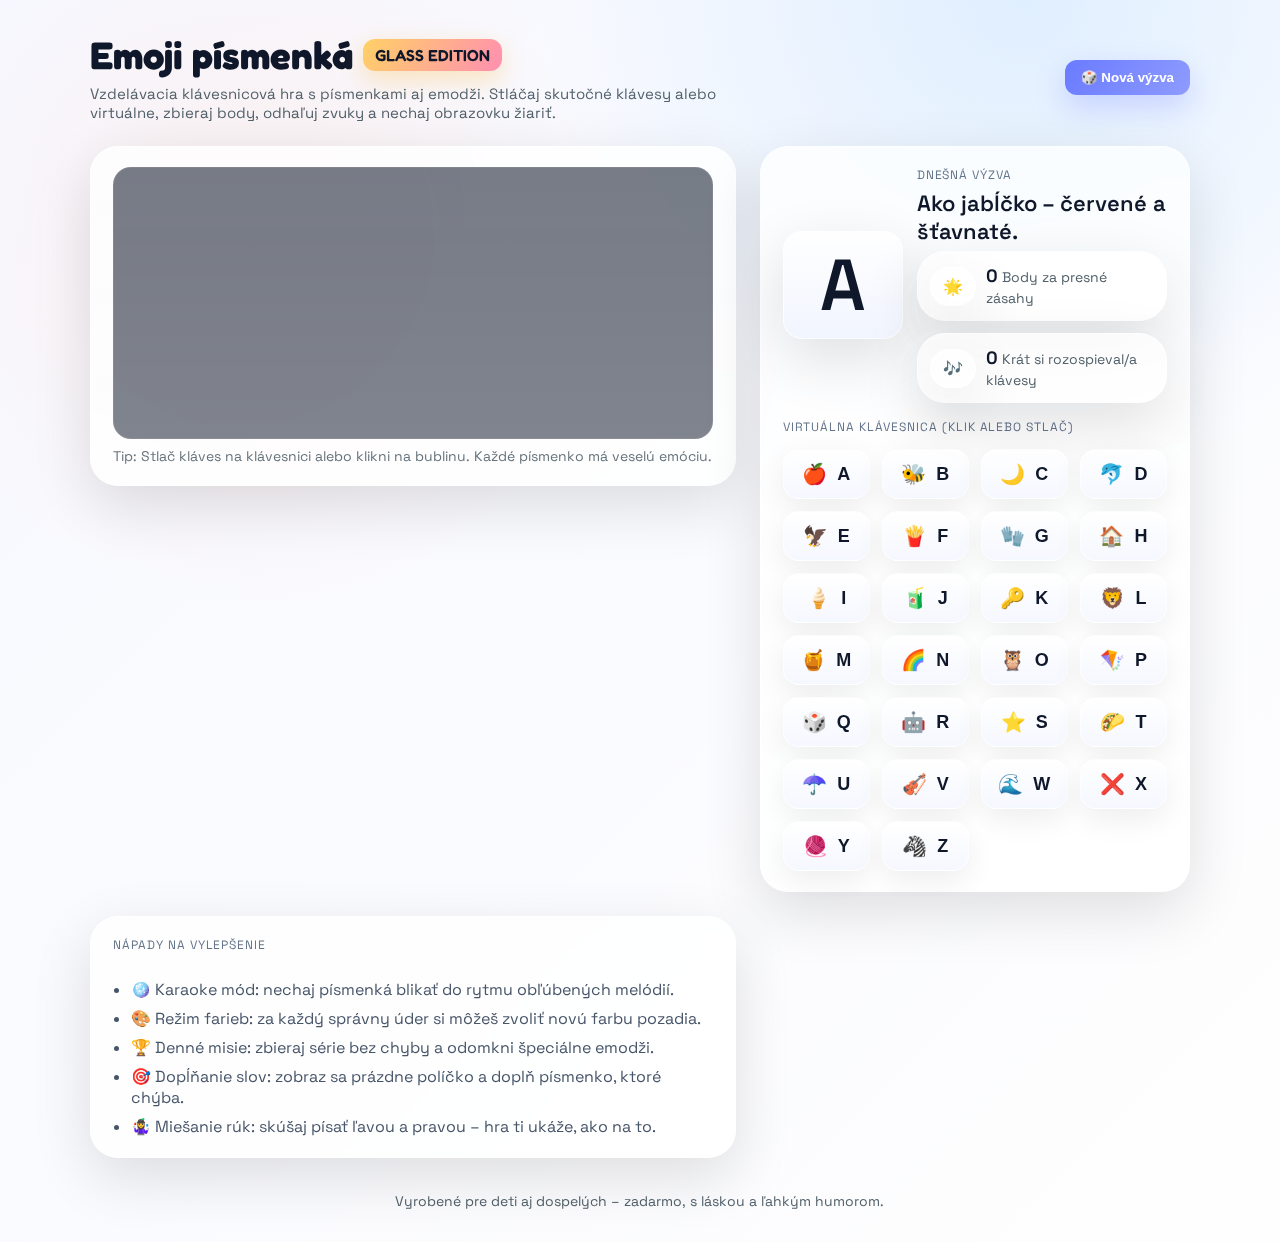
<file: index.html>
<!DOCTYPE html>
<html lang="sk">
<head>
  <meta charset="UTF-8">
  <meta name="viewport" content="width=device-width, initial-scale=1.0">
  <title>Emoji klávesnica na písmenká</title>
  <link rel="preconnect" href="https://fonts.googleapis.com">
  <link rel="preconnect" href="https://fonts.gstatic.com" crossorigin>
  <link href="https://fonts.googleapis.com/css2?family=Fredoka:wght@400;500;600&family=Space+Grotesk:wght@400;500;600&display=swap" rel="stylesheet">
  <style>
    :root {
      color-scheme: light;
      --glass: rgba(255, 255, 255, 0.78);
      --border: rgba(255, 255, 255, 0.6);
      --shadow: 0 20px 60px rgba(0, 0, 0, 0.12);
      --accent: #6a7bff;
      --accent-2: #ff8fb1;
      --bg: radial-gradient(circle at 20% 20%, rgba(255, 209, 194, 0.25), transparent 25%),
              radial-gradient(circle at 80% 0%, rgba(146, 204, 255, 0.25), transparent 30%),
              linear-gradient(135deg, #f7f8ff, #fefefe);
    }

    * { box-sizing: border-box; }

    body {
      margin: 0;
      font-family: 'Space Grotesk', system-ui, -apple-system, sans-serif;
      background: var(--bg);
      color: #0f172a;
      min-height: 100vh;
      display: flex;
      align-items: center;
      justify-content: center;
      padding: 32px;
    }

    .app {
      width: min(1100px, 95vw);
      display: grid;
      grid-template-columns: 3fr 2fr;
      gap: 24px;
      align-items: start;
    }

    .glass-card {
      background: var(--glass);
      border: 1px solid var(--border);
      border-radius: 28px;
      box-shadow: var(--shadow);
      backdrop-filter: blur(12px) saturate(150%);
      -webkit-backdrop-filter: blur(12px) saturate(150%);
      padding: 20px 22px;
    }

    header {
      grid-column: 1 / -1;
      display: flex;
      flex-wrap: wrap;
      gap: 14px;
      align-items: center;
      justify-content: space-between;
    }

    .title {
      display: flex;
      flex-direction: column;
      gap: 6px;
    }

    h1 {
      margin: 0;
      font-size: clamp(28px, 3vw, 40px);
      font-family: 'Fredoka', 'Space Grotesk', sans-serif;
      display: inline-flex;
      gap: 10px;
      align-items: center;
    }

    h1 span.badge {
      background: linear-gradient(120deg, #ffd166, #ff8fb1);
      color: #0f172a;
      padding: 6px 12px;
      border-radius: 12px;
      font-size: 16px;
      font-weight: 600;
      box-shadow: 0 8px 24px rgba(255, 166, 0, 0.25);
    }

    p.subtitle {
      margin: 0;
      color: #52616b;
      font-size: 15px;
      max-width: 640px;
    }

    .monitor {
      display: grid;
      grid-template-rows: 1fr auto;
      height: 340px;
      position: relative;
      overflow: hidden;
    }

    .monitor::after {
      content: '';
      position: absolute;
      inset: 0;
      background: linear-gradient(180deg, rgba(255,255,255,0.05), rgba(255,255,255,0.12));
      pointer-events: none;
    }

    .screen {
      border-radius: 18px;
      padding: 18px;
      background: rgba(15, 23, 42, 0.6);
      color: #e2e8f0;
      font-size: 18px;
      line-height: 1.5;
      display: flex;
      flex-wrap: wrap;
      align-content: flex-start;
      gap: 8px;
      box-shadow: inset 0 0 0 1px rgba(255,255,255,0.08);
    }

    .typed-chip {
      background: rgba(255, 255, 255, 0.08);
      padding: 6px 10px;
      border-radius: 10px;
      display: inline-flex;
      align-items: center;
      gap: 6px;
      border: 1px solid rgba(255, 255, 255, 0.1);
      animation: pop 280ms ease;
    }

    @keyframes pop {
      0% { transform: translateY(8px) scale(0.8); opacity: 0; }
      100% { transform: translateY(0) scale(1); opacity: 1; }
    }

    .big-letter {
      font-size: 72px;
      font-weight: 600;
      line-height: 1;
      text-align: center;
      color: #0f172a;
      background: linear-gradient(180deg, #ffffff, #f1f5ff);
      box-shadow: inset 0 0 0 1px rgba(255,255,255,0.7), var(--shadow);
      border-radius: 20px;
      padding: 18px 12px;
    }

    .challenge {
      display: grid;
      grid-template-columns: 120px 1fr;
      align-items: center;
      gap: 14px;
    }

    .challenge-info {
      display: flex;
      flex-direction: column;
      gap: 6px;
    }

    .challenge-label {
      text-transform: uppercase;
      font-size: 12px;
      letter-spacing: 0.08em;
      color: #64748b;
    }

    .challenge-target {
      font-size: 22px;
      font-weight: 600;
      display: flex;
      align-items: center;
      gap: 8px;
    }

    .pill {
      display: inline-flex;
      align-items: center;
      gap: 8px;
      background: rgba(255,255,255,0.7);
      padding: 8px 12px;
      border-radius: 999px;
      box-shadow: var(--shadow);
      border: 1px solid var(--border);
    }

    .keyboard {
      display: grid;
      grid-template-columns: repeat(auto-fit, minmax(70px, 1fr));
      gap: 12px;
      margin-top: 14px;
    }

    .key {
      position: relative;
      border: 1px solid rgba(255,255,255,0.6);
      background: linear-gradient(180deg, rgba(255,255,255,0.9), rgba(245, 247, 255, 0.9));
      padding: 12px 10px;
      border-radius: 16px;
      text-align: center;
      box-shadow: 0 10px 30px rgba(0, 0, 0, 0.07);
      transition: transform 120ms ease, box-shadow 120ms ease, border-color 120ms ease;
      cursor: pointer;
      display: flex;
      align-items: center;
      justify-content: center;
      gap: 10px;
      font-weight: 600;
      color: #0f172a;
      user-select: none;
    }

    .key span.emoji { font-size: 20px; }
    .key span.letter { font-size: 18px; }

    .key.active {
      transform: translateY(2px) scale(0.98);
      box-shadow: 0 6px 18px rgba(0, 0, 0, 0.08);
      border-color: var(--accent);
    }

    .key::after {
      content: '';
      position: absolute;
      inset: 0;
      border-radius: 16px;
      border: 1px solid rgba(255, 255, 255, 0.6);
      opacity: 0;
      transform: scale(0.9);
      transition: 180ms ease;
    }

    .key.active::after {
      opacity: 1;
      transform: scale(1);
      box-shadow: 0 0 0 4px rgba(106, 123, 255, 0.25);
    }

    .score-grid {
      display: grid;
      grid-template-columns: repeat(auto-fit, minmax(120px, 1fr));
      gap: 12px;
    }

    .score-card {
      display: flex;
      align-items: center;
      gap: 10px;
      padding: 12px;
    }

    .score-card strong { font-size: 18px; }
    .score-card span { color: #52616b; font-size: 14px; }

    .btn {
      border: none;
      background: linear-gradient(120deg, #6a7bff, #8e9bff);
      color: #fff;
      padding: 10px 16px;
      border-radius: 12px;
      font-weight: 600;
      cursor: pointer;
      box-shadow: 0 12px 30px rgba(106, 123, 255, 0.28);
      transition: transform 120ms ease, box-shadow 120ms ease;
    }

    .btn:hover { transform: translateY(-1px); }
    .btn:active { transform: translateY(2px); box-shadow: 0 8px 18px rgba(106, 123, 255, 0.24); }

    .tip-list { display: grid; gap: 8px; padding-left: 18px; margin: 10px 0 0; color: #475569; }

    .pulse {
      animation: pulse 1.2s ease;
    }

    @keyframes pulse {
      0% { box-shadow: 0 0 0 0 rgba(106, 123, 255, 0.35); }
      100% { box-shadow: 0 0 0 20px rgba(106, 123, 255, 0); }
    }

    .bubble {
      position: fixed;
      font-size: 26px;
      pointer-events: none;
      animation: float 1s ease-out forwards;
      filter: drop-shadow(0 10px 15px rgba(0,0,0,0.15));
    }

    @keyframes float {
      0% { transform: translateY(0) scale(0.6); opacity: 1; }
      100% { transform: translateY(-60px) scale(1.05); opacity: 0; }
    }

    @keyframes fade {
      0% { opacity: 0.9; }
      100% { opacity: 0; }
    }

    .layout-grid {
      display: grid;
      gap: 16px;
    }

    .microcopy { color: #52616b; font-size: 14px; margin-top: 8px; }

    footer {
      grid-column: 1 / -1;
      text-align: center;
      color: #52616b;
      font-size: 14px;
      margin-top: 10px;
    }

    @media (max-width: 960px) {
      .app { grid-template-columns: 1fr; }
      .monitor { height: auto; }
      .challenge { grid-template-columns: 1fr; }
    }
  </style>
</head>
<body>
  <div class="app">
    <header>
      <div class="title">
        <h1>Emoji písmenká <span class="badge">GLASS EDITION</span></h1>
        <p class="subtitle">Vzdelávacia klávesnicová hra s písmenkami aj emodži. Stláčaj skutočné klávesy alebo virtuálne, zbieraj body, odhaľuj zvuky a nechaj obrazovku žiariť.</p>
      </div>
      <button class="btn" id="shuffle">🎲 Nová výzva</button>
    </header>

    <section class="glass-card monitor">
      <div class="screen" id="screen" aria-live="polite" aria-label="Zoznam napísaných písmen"></div>
      <div class="microcopy">Tip: Stlač kláves na klávesnici alebo klikni na bublinu. Každé písmenko má veselú emóciu.</div>
    </section>

    <section class="glass-card layout-grid">
      <div class="challenge">
        <div class="big-letter" id="targetLetter" aria-live="polite">A</div>
        <div class="challenge-info">
          <div class="challenge-label">Dnešná výzva</div>
          <div class="challenge-target" id="challengeText">Zisti, čo sa stane, keď stlačíš písmenko A!</div>
          <div class="score-grid">
            <div class="glass-card score-card">
              <div class="pill">🌟</div>
              <div>
                <strong id="score">0</strong>
                <span>Body za presné zásahy</span>
              </div>
            </div>
            <div class="glass-card score-card">
              <div class="pill">🎶</div>
              <div>
                <strong id="melody">0</strong>
                <span>Krát si rozospieval/a klávesy</span>
              </div>
            </div>
          </div>
        </div>
      </div>

      <div>
        <div class="challenge-label">Virtuálna klávesnica (klik alebo stlač)</div>
        <div class="keyboard" id="keyboard"></div>
      </div>
    </section>

    <section class="glass-card layout-grid">
      <div class="challenge-label">Nápady na vylepšenie</div>
      <ul class="tip-list">
        <li>🪩 Karaoke mód: nechaj písmenká blikať do rytmu obľúbených melódií.</li>
        <li>🎨 Režim farieb: za každý správny úder si môžeš zvoliť novú farbu pozadia.</li>
        <li>🏆 Denné misie: zbieraj série bez chyby a odomkni špeciálne emodži.</li>
        <li>🎯 Dopĺňanie slov: zobraz sa prázdne políčko a doplň písmenko, ktoré chýba.</li>
        <li>🤹‍♀️ Miešanie rúk: skúšaj písať ľavou a pravou – hra ti ukáže, ako na to.</li>
      </ul>
    </section>

    <footer>Vyrobené pre deti aj dospelých – zadarmo, s láskou a ľahkým humorom.</footer>
  </div>

  <script>
    const letterSet = [
      { letter: 'A', emoji: '🍎', hint: 'Ako jabĺčko – červené a šťavnaté.' },
      { letter: 'B', emoji: '🐝', hint: 'Bzz! Písmeno B ako včielka bzučí.' },
      { letter: 'C', emoji: '🌙', hint: 'C ako mesiac, ktorý sa usmieva.' },
      { letter: 'D', emoji: '🐬', hint: 'D ako delfín, čo sa hrá vo vlnách.' },
      { letter: 'E', emoji: '🦅', hint: 'E ako orol, ktorý letí vysoko.' },
      { letter: 'F', emoji: '🍟', hint: 'F ako frietka, chrumkavá a veselá.' },
      { letter: 'G', emoji: '🧤', hint: 'G ako rukavica, ktorá ťa zahreje.' },
      { letter: 'H', emoji: '🏠', hint: 'H ako domček, kde je teplo.' },
      { letter: 'I', emoji: '🍦', hint: 'I ako zmrzlina, čo sa topí.' },
      { letter: 'J', emoji: '🧃', hint: 'J ako džús, čo má veselú slamku.' },
      { letter: 'K', emoji: '🔑', hint: 'K ako kľúčik, ktorý otvára fantáziu.' },
      { letter: 'L', emoji: '🦁', hint: 'L ako lev, kráľ smiechu.' },
      { letter: 'M', emoji: '🍯', hint: 'M ako medík pre Macka Uška.' },
      { letter: 'N', emoji: '🌈', hint: 'N ako nekonečná dúha.' },
      { letter: 'O', emoji: '🦉', hint: 'O ako sova, múdra ako ty.' },
      { letter: 'P', emoji: '🪁', hint: 'P ako papierový šarkan.' },
      { letter: 'Q', emoji: '🎲', hint: 'Q ako kocka s tajomným písmenom.' },
      { letter: 'R', emoji: '🤖', hint: 'R ako robot, čo tancuje.' },
      { letter: 'S', emoji: '⭐', hint: 'S ako hviezda, čo žiari.' },
      { letter: 'T', emoji: '🌮', hint: 'T ako taco – mňam!' },
      { letter: 'U', emoji: '☂️', hint: 'U ako dáždnik, čo rád spieva v daždi.' },
      { letter: 'V', emoji: '🎻', hint: 'V ako husle, nech znie melódia.' },
      { letter: 'W', emoji: '🌊', hint: 'W ako vlnka, ktorá šuští.' },
      { letter: 'X', emoji: '❌', hint: 'X ako krížik na poklade.' },
      { letter: 'Y', emoji: '🧶', hint: 'Y ako klbko, čo sa gúľa.' },
      { letter: 'Z', emoji: '🦓', hint: 'Z ako zebra s pruhmi.' }
    ];

    const keyboard = document.getElementById('keyboard');
    const screen = document.getElementById('screen');
    const shuffle = document.getElementById('shuffle');
    const targetLetter = document.getElementById('targetLetter');
    const challengeText = document.getElementById('challengeText');
    const scoreEl = document.getElementById('score');
    const melodyEl = document.getElementById('melody');

    let score = 0;
    let melody = 0;
    let currentTarget = letterSet[0];
    let audioCtx;

    function createKeys() {
      letterSet.forEach((item) => {
        const btn = document.createElement('button');
        btn.className = 'key';
        btn.dataset.letter = item.letter;
        btn.innerHTML = `<span class="emoji">${item.emoji}</span><span class="letter">${item.letter}</span>`;
        btn.addEventListener('click', () => handleInput(item.letter));
        keyboard.appendChild(btn);
      });
    }

    function setTarget(letterObj) {
      currentTarget = letterObj;
      targetLetter.textContent = letterObj.letter;
      challengeText.textContent = letterObj.hint;
      targetLetter.classList.add('pulse');
      setTimeout(() => targetLetter.classList.remove('pulse'), 400);
    }

    function getKeyButton(letter) {
      return keyboard.querySelector(`[data-letter="${letter}"]`);
    }

    function playTone(success) {
      if (!audioCtx) audioCtx = new (window.AudioContext || window.webkitAudioContext)();
      const duration = 0.2;
      const oscillator = audioCtx.createOscillator();
      const gain = audioCtx.createGain();
      oscillator.type = success ? 'triangle' : 'sawtooth';
      oscillator.frequency.setValueAtTime(success ? 680 : 340, audioCtx.currentTime);
      gain.gain.setValueAtTime(0.08, audioCtx.currentTime);
      gain.gain.exponentialRampToValueAtTime(0.0001, audioCtx.currentTime + duration);
      oscillator.connect(gain).connect(audioCtx.destination);
      oscillator.start();
      oscillator.stop(audioCtx.currentTime + duration);
    }

    function addBubble(letter, emoji, fromEl) {
      const rect = fromEl.getBoundingClientRect();
      const bubble = document.createElement('div');
      bubble.className = 'bubble';
      bubble.textContent = `${emoji} ${letter}`;
      const x = rect.left + rect.width / 2 + (Math.random() * 30 - 15);
      const y = rect.top + rect.height / 2;
      bubble.style.left = `${x}px`;
      bubble.style.top = `${y}px`;
      document.body.appendChild(bubble);
      bubble.addEventListener('animationend', () => bubble.remove());
    }

    function handleInput(letter) {
      const normalized = letter.toUpperCase();
      const match = letterSet.find((k) => k.letter === normalized);
      if (!match) return;

      const keyButton = getKeyButton(normalized);
      keyButton.classList.add('active');
      setTimeout(() => keyButton.classList.remove('active'), 120);

      const chip = document.createElement('div');
      chip.className = 'typed-chip';
      chip.innerHTML = `<span>${match.emoji}</span><strong>${match.letter}</strong>`;
      screen.prepend(chip);
      if (screen.children.length > 18) {
        screen.removeChild(screen.lastElementChild);
      }

      const isCorrect = match.letter === currentTarget.letter;
      playTone(isCorrect);
      addBubble(match.letter, match.emoji, keyButton);

      if (isCorrect) {
        score += 10;
        scoreEl.textContent = score;
        melody += 1;
        melodyEl.textContent = melody;
        randomSparkle();
        setTimeout(() => shuffleTarget(), 200);
      }
    }

    function shuffleTarget() {
      const pick = letterSet[Math.floor(Math.random() * letterSet.length)];
      setTarget(pick);
    }

    function randomSparkle() {
      const colors = ['#6a7bff', '#ff8fb1', '#ffd166', '#76e4f7'];
      const spark = document.createElement('div');
      spark.style.position = 'absolute';
      spark.style.inset = '0';
      spark.style.pointerEvents = 'none';
      spark.style.maskImage = 'radial-gradient(circle, #000 45%, transparent 60%)';
      spark.style.background = `radial-gradient(circle at ${Math.random()*100}% ${Math.random()*100}%, ${colors[Math.floor(Math.random()*colors.length)]}, transparent 40%)`;
      spark.style.opacity = '0.8';
      spark.style.animation = 'fade 600ms ease-out';
      spark.style.borderRadius = '20px';
      spark.style.zIndex = '0';
      const host = document.querySelector('.monitor');
      host.appendChild(spark);
      spark.addEventListener('animationend', () => spark.remove());
    }

    document.addEventListener('keydown', (event) => {
      if (event.repeat) return;
      const letter = event.key.toUpperCase();
      handleInput(letter);
    });

    shuffle.addEventListener('click', shuffleTarget);

    createKeys();
    setTarget(currentTarget);
  </script>
</body>
</html>
</file>
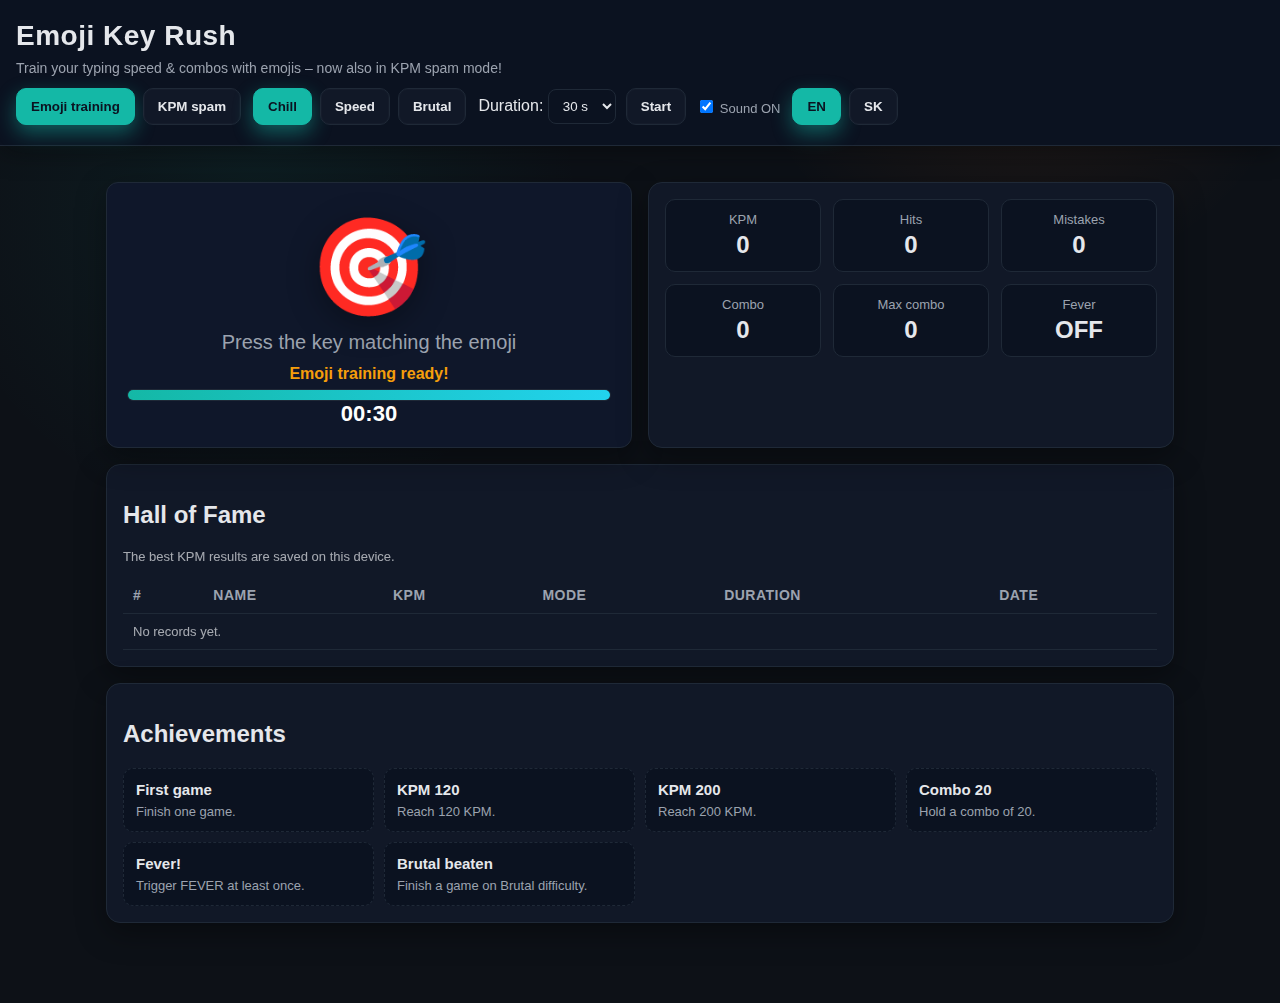
<file: emoji-key-rush.html>
<!DOCTYPE html>
<html lang="en">
<head>
  <meta charset="UTF-8">
  <meta name="viewport" content="width=device-width, initial-scale=1.0">
  <title>Emoji Key Rush</title>
  <style>
    :root {
      --bg: #0d1117;
      --panel: #111827;
      --accent: #14b8a6;
      --muted: #9ca3af;
      --danger: #ef4444;
      --warning: #f59e0b;
      --fever: #f97316;
    }
    * { box-sizing: border-box; }
    body {
      font-family: 'Segoe UI', Tahoma, Geneva, Verdana, sans-serif;
      margin: 0;
      padding: 0;
      background: radial-gradient(circle at 20% 20%, rgba(20,184,166,0.08), transparent 25%),
                  radial-gradient(circle at 80% 0%, rgba(249,115,22,0.1), transparent 20%),
                  var(--bg);
      color: #e5e7eb;
      min-height: 100vh;
    }
    header {
      background: #0b1220;
      padding: 20px 16px;
      border-bottom: 1px solid #1f2937;
      box-shadow: 0 6px 24px rgba(0,0,0,0.35);
      position: sticky;
      top: 0;
      z-index: 10;
    }
    h1 { margin: 0 0 8px; font-size: 28px; letter-spacing: 0.5px; }
    .subtitle { color: var(--muted); margin: 0; font-size: 14px; }
    main { max-width: 1100px; margin: 0 auto; padding: 20px 16px 80px; }
    .top-controls { display: flex; flex-wrap: wrap; gap: 12px; align-items: center; margin-top: 12px; }
    .btn, .difficulty-btn, .mode-btn {
      border: 1px solid #1f2937;
      background: #111827;
      color: #e5e7eb;
      border-radius: 10px;
      padding: 10px 14px;
      cursor: pointer;
      transition: all 0.15s ease;
      font-weight: 600;
      box-shadow: inset 0 0 0 1px rgba(255,255,255,0.02);
    }
    .btn:hover, .difficulty-btn:hover, .mode-btn:hover { border-color: var(--accent); color: #fff; }
    .difficulty-btn.active, .mode-btn.active { background: var(--accent); border-color: var(--accent); color: #0b1220; box-shadow: 0 8px 20px rgba(20,184,166,0.45); }
    .mode-switch, .difficulty-switch { display: flex; gap: 8px; flex-wrap: wrap; }
    .panel {
      background: var(--panel);
      border: 1px solid #1f2937;
      border-radius: 14px;
      padding: 16px;
      box-shadow: 0 10px 30px rgba(0,0,0,0.35);
      margin-top: 16px;
    }
    .game-area { display: grid; grid-template-columns: repeat(auto-fit, minmax(280px, 1fr)); gap: 16px; align-items: stretch; }
    .emoji-display { text-align: center; padding: 20px; border-radius: 12px; background: #0f172a; border: 1px solid #1f2937; }
    .emoji { font-size: 96px; margin: 8px 0; filter: drop-shadow(0 8px 16px rgba(0,0,0,0.35)); }
    .key-target { font-size: 20px; color: var(--muted); margin-top: 4px; min-height: 28px; }
    .log { min-height: 24px; color: var(--warning); margin-top: 6px; font-weight: 600; }
    .stats { display: grid; grid-template-columns: repeat(auto-fit,minmax(140px,1fr)); gap: 12px; }
    .stat-box { background: #0b1220; padding: 12px; border-radius: 10px; border: 1px solid #1f2937; text-align: center; }
    .stat-label { color: var(--muted); font-size: 13px; margin-bottom: 4px; }
    .stat-value { font-size: 24px; font-weight: 700; }
    .progress-container { height: 12px; background: #0b1220; border-radius: 8px; overflow: hidden; border: 1px solid #1f2937; }
    .progress { height: 100%; background: linear-gradient(90deg, var(--accent), #22d3ee); width: 100%; transition: width 0.5s ease; }
    .fever { background: linear-gradient(90deg, #f97316, #ef4444) !important; box-shadow: 0 0 12px rgba(249,115,22,0.6); }
    table { width: 100%; border-collapse: collapse; }
    th, td { padding: 10px; border-bottom: 1px solid #1f2937; text-align: left; font-size: 14px; }
    th { color: var(--muted); font-weight: 600; text-transform: uppercase; letter-spacing: 0.5px; }
    .achievements { display: grid; grid-template-columns: repeat(auto-fit,minmax(220px,1fr)); gap: 10px; }
    .achievement { background: #0b1220; padding: 12px; border-radius: 10px; border: 1px dashed #1f2937; }
    .achievement.unlocked { border-style: solid; border-color: var(--accent); box-shadow: 0 10px 24px rgba(20,184,166,0.25); }
    .achievement h4 { margin: 0 0 6px; font-size: 15px; }
    .small { color: var(--muted); font-size: 13px; }
    .timer { font-size: 22px; font-weight: 700; color: #fff; }
    .controls { display: flex; gap: 10px; flex-wrap: wrap; align-items: center; }
    select { background: #0b1220; color: #e5e7eb; border: 1px solid #1f2937; border-radius: 8px; padding: 8px 10px; }
    .fever-badge { display: inline-block; background: #f97316; color: #0b1220; padding: 4px 8px; border-radius: 10px; font-size: 12px; font-weight: 700; margin-left: 6px; }
    .muted-ghost { opacity: 0.7; font-size: 13px; }
    .pulse {
      animation: pulse-scale 0.22s ease-out;
    }
    @keyframes pulse-scale {
      0% { transform: scale(1); }
      40% { transform: scale(1.15); }
      100% { transform: scale(1); }
    }
    .shake {
      animation: shake 0.25s ease-in-out;
    }
    @keyframes shake {
      0% { transform: translateX(0); }
      25% { transform: translateX(-3px); }
      50% { transform: translateX(3px); }
      75% { transform: translateX(-2px); }
      100% { transform: translateX(0); }
    }
    .top-row {
      color: #fde68a;
      font-weight: 700;
    }
    @media (max-width: 640px) { .emoji { font-size: 72px; } }
  </style>
</head>
<body>
  <header>
    <h1>Emoji Key Rush</h1>
    <p class="subtitle" id="subtitle">Train your typing speed & combos with emojis – now also in KPM spam mode!</p>
    <div class="top-controls">
      <div class="mode-switch" aria-label="Game mode">
        <button class="mode-btn active" data-mode="emoji" id="btn-mode-emoji">Emoji training</button>
        <button class="mode-btn" data-mode="spam" id="btn-mode-spam">KPM spam</button>
      </div>
      <div class="difficulty-switch" aria-label="Difficulty">
        <button class="difficulty-btn active" data-diff="chill" id="btn-diff-chill">Chill</button>
        <button class="difficulty-btn" data-diff="rychlost" id="btn-diff-speed">Speed</button>
        <button class="difficulty-btn" data-diff="brutal" id="btn-diff-brutal">Brutal</button>
      </div>
      <div class="controls">
        <label id="label-duration">
          <span id="label-duration-text">Duration</span>:
          <select id="duration-select">
            <option value="30">30 s</option>
            <option value="60">60 s</option>
            <option value="90">90 s</option>
          </select>
        </label>
        <button id="start-btn" class="btn">Start</button>
        <label class="small">
          <input type="checkbox" id="sound-toggle" checked>
          <span id="sound-label-text">Sound ON</span>
        </label>
      </div>
      <div class="mode-switch" aria-label="Language">
        <button class="mode-btn lang-btn active" data-lang="en" id="btn-lang-en">EN</button>
        <button class="mode-btn lang-btn" data-lang="sk" id="btn-lang-sk">SK</button>
      </div>
    </div>
  </header>
  <main>
    <div class="game-area">
      <div class="panel emoji-display">
        <div class="emoji" id="emoji">🎯</div>
        <div class="key-target" id="key">Press the key matching the emoji</div>
        <div class="log" id="log">Ready?</div>
        <div class="progress-container" aria-label="Remaining time">
          <div class="progress" id="time-progress"></div>
        </div>
        <div class="timer" id="timer">00:30</div>
      </div>
      <div class="panel">
        <div class="stats">
          <div class="stat-box">
            <div class="stat-label" id="label-kpm">KPM</div>
            <div class="stat-value" id="kpm">0</div>
          </div>
          <div class="stat-box">
            <div class="stat-label" id="label-hits">Hits</div>
            <div class="stat-value" id="hits">0</div>
          </div>
          <div class="stat-box">
            <div class="stat-label" id="label-mistakes">Mistakes</div>
            <div class="stat-value" id="mistakes">0</div>
          </div>
          <div class="stat-box">
            <div class="stat-label" id="label-combo">Combo</div>
            <div class="stat-value" id="combo">0</div>
          </div>
          <div class="stat-box">
            <div class="stat-label" id="label-max-combo">Max combo</div>
            <div class="stat-value" id="max-combo">0</div>
          </div>
          <div class="stat-box">
            <div class="stat-label" id="label-fever">Fever</div>
            <div class="stat-value"><span id="fever-status" class="fever-indicator">OFF</span></div>
          </div>
        </div>
      </div>
    </div>

    <div class="panel">
      <h2 id="hall-title">Hall of Fame</h2>
      <p class="muted-ghost" id="hall-desc">The best KPM results are saved on this device.</p>
      <table>
        <thead>
          <tr>
            <th>#</th>
            <th id="th-name">Name</th>
            <th>KPM</th>
            <th id="th-mode">Mode</th>
            <th id="th-duration">Duration</th>
            <th id="th-date">Date</th>
          </tr>
        </thead>
        <tbody id="hall-body"></tbody>
      </table>
    </div>

    <div class="panel">
      <h2 id="ach-title">Achievements</h2>
      <div class="achievements" id="achievements"></div>
    </div>
  </main>

  <script>
    const EMOJI_KEYS = [
      { emoji: '🐶', key: 'd', hint: { en: 'dog', sk: 'pes' } },
      { emoji: '🐱', key: 'c', hint: { en: 'cat', sk: 'mačka' } },
      { emoji: '🚗', key: 'a', hint: { en: 'car', sk: 'auto' } },
      { emoji: '🚲', key: 'b', hint: { en: 'bike', sk: 'bicykel' } },
      { emoji: '🍕', key: 'p', hint: { en: 'pizza', sk: 'pizza' } },
      { emoji: '🍔', key: 'h', hint: { en: 'burger', sk: 'hamburger' } },
      { emoji: '🌞', key: 's', hint: { en: 'sun', sk: 'slnko' } },
      { emoji: '🌧️', key: 'r', hint: { en: 'rain', sk: 'dážď' } },
      { emoji: '🎵', key: 'm', hint: { en: 'music', sk: 'hudba' } },
      { emoji: '🎮', key: 'g', hint: { en: 'game', sk: 'hra' } },
      { emoji: '📚', key: 'k', hint: { en: 'book', sk: 'kniha' } },
      { emoji: '✈️', key: 'l', hint: { en: 'flight', sk: 'let' } },
      { emoji: '⚽', key: 'f', hint: { en: 'football', sk: 'futbal' } },
      { emoji: '🥕', key: 'v', hint: { en: 'veggies', sk: 'zelenina' } },
      { emoji: '🍎', key: 'j', hint: { en: 'apple', sk: 'jabĺčko' } },
      { emoji: '🎯', key: 't', hint: { en: 'target', sk: 'cieľ' } },
      { emoji: '🎻', key: 'v', hint: { en: 'violin', sk: 'husle' } },
      { emoji: '🧊', key: 'i', hint: { en: 'ice', sk: 'ľad' } },
      { emoji: '🔥', key: 'h', hint: { en: 'hot', sk: 'horúco' } },
      { emoji: '🌈', key: 'n', hint: { en: 'rainbow', sk: 'dúha' } }
    ];

    const difficulties = {
      chill:   { label: { en: 'Chill',   sk: 'Chill' },      targetChangeMs: 2200 },
      rychlost:{ label: { en: 'Speed',   sk: 'Rýchlosť' },   targetChangeMs: 1500 },
      brutal:  { label: { en: 'Brutal',  sk: 'Brutál' },     targetChangeMs: 950 }
    };

    const emojiEl = document.getElementById('emoji');
    const keyEl = document.getElementById('key');
    const logEl = document.getElementById('log');
    const hitsEl = document.getElementById('hits');
    const mistakesEl = document.getElementById('mistakes');
    const comboEl = document.getElementById('combo');
    const maxComboEl = document.getElementById('max-combo');
    const kpmEl = document.getElementById('kpm');
    const feverEl = document.getElementById('fever-status');
    const timerEl = document.getElementById('timer');
    const timeProgress = document.getElementById('time-progress');
    const hallBody = document.getElementById('hall-body');
    const achievementsEl = document.getElementById('achievements');
    const soundToggle = document.getElementById('sound-toggle');
    const subtitleEl = document.getElementById('subtitle');
    const labelDurationTextEl = document.getElementById('label-duration-text');
    const soundLabelTextEl = document.getElementById('sound-label-text');
    const btnModeEmoji = document.getElementById('btn-mode-emoji');
    const btnModeSpam = document.getElementById('btn-mode-spam');
    const btnDiffChill = document.getElementById('btn-diff-chill');
    const btnDiffSpeed = document.getElementById('btn-diff-speed');
    const btnDiffBrutal = document.getElementById('btn-diff-brutal');
    const hallTitleEl = document.getElementById('hall-title');
    const hallDescEl = document.getElementById('hall-desc');
    const thNameEl = document.getElementById('th-name');
    const thModeEl = document.getElementById('th-mode');
    const thDurationEl = document.getElementById('th-duration');
    const thDateEl = document.getElementById('th-date');
    const achTitleEl = document.getElementById('ach-title');
    const labelKpmEl = document.getElementById('label-kpm');
    const labelHitsEl = document.getElementById('label-hits');
    const labelMistakesEl = document.getElementById('label-mistakes');
    const labelComboEl = document.getElementById('label-combo');
    const labelMaxComboEl = document.getElementById('label-max-combo');
    const labelFeverEl = document.getElementById('label-fever');

    const i18n = {
      en: {
        subtitle: "Train your typing speed & combos with emojis – now also in KPM spam mode!",
        labelDuration: "Duration",
        soundLabel: "Sound ON",
        modeEmoji: "Emoji training",
        modeSpam: "KPM spam",
        diffChill: "Chill",
        diffSpeed: "Speed",
        diffBrutal: "Brutal",
        keyHintEmoji: "Press the key matching the emoji",
        logReady: "Ready?",
        logGameRunning: "Game in progress!",
        logSpamModeReady: "Spam mode ready.",
        logSpamHint: "Spam A–Z letters as fast as you can!",
        logEmojiModeReady: "Emoji training ready!",
        logTipPrefix: "Hint: ",
        logComboBreak: "Combo broken!",
        logCombo: "Combo {combo}!",
        hallTitle: "Hall of Fame",
        hallDesc: "The best KPM results are saved on this device.",
        thName: "Name",
        thMode: "Mode",
        thDuration: "Duration",
        thDate: "Date",
        hallEmpty: "No records yet.",
        achievementsTitle: "Achievements",
        achFirstTitle: "First game",
        achFirstDesc: "Finish one game.",
        achKpm120Title: "KPM 120",
        achKpm120Desc: "Reach 120 KPM.",
        achKpm200Title: "KPM 200",
        achKpm200Desc: "Reach 200 KPM.",
        achComboTitle: "Combo 20",
        achComboDesc: "Hold a combo of 20.",
        achFeverTitle: "Fever!",
        achFeverDesc: "Trigger FEVER at least once.",
        achBrutalTitle: "Brutal beaten",
        achBrutalDesc: "Finish a game on Brutal difficulty.",
        achDoneBadge: "completed",
        kpmEval1: "🙂 Nice warm-up!",
        kpmEval2: "😎 Great speed!",
        kpmEval3: "⚡ Almost a rocket!",
        kpmEval4: "🔥🤯 Legendary finger ninja!",
        promptName: "Enter your name for the Hall of Fame:",
        promptNameDefault: "Player",
        feverOff: "OFF",
        feverOn: "FEVER",
        labelKpm: "KPM",
        labelHits: "Hits",
        labelMistakes: "Mistakes",
        labelCombo: "Combo",
        labelMaxCombo: "Max combo",
        labelFever: "Fever"
      },
      sk: {
        subtitle: "Trénuj rýchlosť písania a kombá s emodži – teraz aj v móde KPM spam!",
        labelDuration: "Trvanie",
        soundLabel: "Zvuk ON",
        modeEmoji: "Emoji tréning",
        modeSpam: "KPM spam",
        diffChill: "Chill",
        diffSpeed: "Rýchlosť",
        diffBrutal: "Brutál",
        keyHintEmoji: "Stlač kláves podľa emodži",
        logReady: "Pripravený?",
        logGameRunning: "Hra beží!",
        logSpamModeReady: "Spam mód pripravený.",
        logSpamHint: "Spamuj písmená A–Z čo najrýchlejšie!",
        logEmojiModeReady: "Emoji tréning pripravený!",
        logTipPrefix: "Tip: ",
        logComboBreak: "Kombo prerušené!",
        logCombo: "Kombo {combo}!",
        hallTitle: "Sieň slávy",
        hallDesc: "Uložia sa najlepšie KPM výsledky na zariadení.",
        thName: "Meno",
        thMode: "Režim",
        thDuration: "Trvanie",
        thDate: "Dátum",
        hallEmpty: "Zatiaľ žiadne záznamy.",
        achievementsTitle: "Úspechy",
        achFirstTitle: "Prvá hra",
        achFirstDesc: "Dokonči jednu hru.",
        achKpm120Title: "KPM 120",
        achKpm120Desc: "Dosiahni 120 KPM.",
        achKpm200Title: "KPM 200",
        achKpm200Desc: "Dosiahni 200 KPM.",
        achComboTitle: "Kombo 20",
        achComboDesc: "Udrž kombo 20.",
        achFeverTitle: "Fever!",
        achFeverDesc: "Aktivuj FEVER aspoň raz.",
        achBrutalTitle: "Brutál zdolaný",
        achBrutalDesc: "Dokonči hru na Brutál.",
        achDoneBadge: "splnené",
        kpmEval1: "🙂 Dobrá rozcvička!",
        kpmEval2: "😎 Super rýchlosť!",
        kpmEval3: "⚡ Skoro raketa!",
        kpmEval4: "🔥🤯 Legendárny ninja prstov!",
        promptName: "Zadaj meno pre tabuľku slávy:",
        promptNameDefault: "Hráč",
        feverOff: "OFF",
        feverOn: "FEVER",
        labelKpm: "KPM",
        labelHits: "Zásahy",
        labelMistakes: "Chyby",
        labelCombo: "Kombo",
        labelMaxCombo: "Max kombo",
        labelFever: "Fever"
      }
    };

    let currentLang = 'en';

    function t(key) {
      return i18n[currentLang][key] || '';
    }

    let currentDifficulty = 'chill';
    let gameMode = 'emoji';
    let currentTarget = null;
    let gameRunning = false;
    let hits = 0;
    let mistakes = 0;
    let combo = 0;
    let maxCombo = 0;
    let feverActive = false;
    let feverTriggeredThisGame = false;
    let timerInterval = null;
    let changeInterval = null;
    let remaining = 30;
    let startTimestamp = null;
    let sessionBestKpm = 0;

    // Audio
    let audioCtx = null;
    let soundEnabled = true;

    function getAudioCtx() {
      if (!soundEnabled) return null;
      if (!audioCtx) {
        const AudioContextClass = window.AudioContext || window.webkitAudioContext;
        if (!AudioContextClass) return null;
        audioCtx = new AudioContextClass();
      }
      return audioCtx;
    }

    function playTone(freq, duration = 0.12, volume = 0.12) {
      if (!soundEnabled) return;
      const ctx = getAudioCtx();
      if (!ctx) return;
      const osc = ctx.createOscillator();
      const gain = ctx.createGain();
      osc.frequency.value = freq;
      osc.type = 'sine';
      gain.gain.value = volume;
      osc.connect(gain).connect(ctx.destination);
      const now = ctx.currentTime;
      osc.start(now);
      osc.stop(now + duration);
    }

    const sounds = {
      hit: () => playTone(520),
      combo: () => playTone(700, 0.1, 0.14),
      fever: () => playTone(900, 0.25, 0.2),
      combo_break: () => playTone(200, 0.25, 0.18)
    };

    const achievements = [
      {
        id: 'first_game',
        title: { en: 'First game', sk: 'Prvá hra' },
        desc: { en: 'Finish one game.', sk: 'Dokonči jednu hru.' },
        condition: (stats) => stats.finishedGames >= 1
      },
      {
        id: 'kpm_120',
        title: { en: 'KPM 120', sk: 'KPM 120' },
        desc: { en: 'Reach 120 KPM.', sk: 'Dosiahni 120 KPM.' },
        condition: (stats) => stats.lastKpm >= 120
      },
      {
        id: 'kpm_200',
        title: { en: 'KPM 200', sk: 'KPM 200' },
        desc: { en: 'Reach 200 KPM.', sk: 'Dosiahni 200 KPM.' },
        condition: (stats) => stats.lastKpm >= 200
      },
      {
        id: 'combo_20',
        title: { en: 'Combo 20', sk: 'Kombo 20' },
        desc: { en: 'Hold a combo of 20.', sk: 'Udrž kombo 20.' },
        condition: (stats) => stats.maxCombo >= 20
      },
      {
        id: 'fever_once',
        title: { en: 'Fever!', sk: 'Fever!' },
        desc: { en: 'Trigger FEVER at least once.', sk: 'Aktivuj FEVER aspoň raz.' },
        condition: (stats) => stats.fever
      },
      {
        id: 'brutal_done',
        title: { en: 'Brutal beaten', sk: 'Brutál zdolaný' },
        desc: { en: 'Finish a game on Brutal difficulty.', sk: 'Dokonči hru na Brutál.' },
        condition: (stats) => stats.difficulty === 'brutal'
      }
    ];

    function formatTime(sec) {
      const m = Math.floor(sec / 60).toString().padStart(2, '0');
      const s = Math.floor(sec % 60).toString().padStart(2, '0');
      return `${m}:${s}`;
    }

    function pulseElement(el) {
      if (!el) return;
      el.classList.remove('pulse');
      void el.offsetWidth;
      el.classList.add('pulse');
    }

    function shakeElement(el) {
      if (!el) return;
      el.classList.remove('shake');
      void el.offsetWidth;
      el.classList.add('shake');
    }

    function kpmEvaluation(kpm) {
      if (kpm < 80) return t('kpmEval1');
      if (kpm < 140) return t('kpmEval2');
      if (kpm < 200) return t('kpmEval3');
      return t('kpmEval4');
    }

    function resetState() {
      hits = 0;
      mistakes = 0;
      combo = 0;
      maxCombo = 0;
      feverActive = false;
      feverTriggeredThisGame = false;
      sessionBestKpm = 0;
      hitsEl.textContent = '0';
      mistakesEl.textContent = '0';
      comboEl.textContent = '0';
      maxComboEl.textContent = '0';
      kpmEl.textContent = '0';
      feverEl.textContent = t('feverOff');
      feverEl.classList.remove('fever-badge');
      emojiEl.textContent = '🎯';
      keyEl.textContent = t('keyHintEmoji');
      logEl.textContent = t('logReady');
      timeProgress.style.width = '100%';
      document.body.classList.remove('fever');
    }

    function chooseTarget() {
      currentTarget = EMOJI_KEYS[Math.floor(Math.random() * EMOJI_KEYS.length)];
      emojiEl.textContent = currentTarget.emoji;
      keyEl.textContent = `Press: ${currentTarget.key.toUpperCase()}`;
      logEl.textContent = t('logTipPrefix') + currentTarget.hint[currentLang];
    }

    function startGame() {
      if (gameRunning) return;
      resetState();
      gameRunning = true;
      remaining = parseInt(document.getElementById('duration-select').value, 10);
      startTimestamp = Date.now();
      timerEl.textContent = formatTime(remaining);
      logEl.textContent = t('logGameRunning');

      if (gameMode === 'emoji') {
        chooseTarget();
        changeInterval = setInterval(chooseTarget, difficulties[currentDifficulty].targetChangeMs);
      } else {
        emojiEl.textContent = '⚡';
        keyEl.textContent = t('logSpamHint');
        logEl.textContent = t('logSpamHint');
      }

      timerInterval = setInterval(() => {
        remaining -= 1;
        if (remaining <= 0) {
          timerEl.textContent = '00:00';
          timeProgress.style.width = '0%';
          endGame();
          return;
        }
        timerEl.textContent = formatTime(remaining);
        updateKpm();
        timeProgress.style.width = `${(remaining / parseInt(document.getElementById('duration-select').value, 10)) * 100}%`;
      }, 1000);
    }

    function endGame() {
      if (!gameRunning) return;
      gameRunning = false;
      clearInterval(timerInterval);
      clearInterval(changeInterval);
      changeInterval = null;
      timerInterval = null;
      document.body.classList.remove('fever');
      feverActive = false;
      feverEl.textContent = t('feverOff');
      feverEl.classList.remove('fever-badge');
      const elapsedMinutes = (Date.now() - startTimestamp) / 60000;
      const finalKpm = Math.round(elapsedMinutes > 0 ? hits / elapsedMinutes : 0);
      kpmEl.textContent = finalKpm;
      const evalText = kpmEvaluation(finalKpm);
      logEl.textContent = `Hotovo! / Done! → ${finalKpm} KPM, max combo ${maxCombo}. ${evalText}`;
      const globalStats = loadGlobalStats();
      globalStats.games = (globalStats.games || 0) + 1;
      saveGlobalStats(globalStats);
      updateAchievementsAfterGame(finalKpm, maxCombo, currentDifficulty, globalStats.games);
      tryRegisterHighScore(finalKpm);
    }

    function updateKpm() {
      if (!startTimestamp) return;
      const elapsedMinutes = (Date.now() - startTimestamp) / 60000;
      const current = Math.round(elapsedMinutes > 0 ? hits / elapsedMinutes : 0);
      kpmEl.textContent = current;
      if (current > sessionBestKpm) {
        sessionBestKpm = current;
        pulseElement(kpmEl);
      }
    }

    function updateComboUI() {
      comboEl.textContent = combo;
      maxComboEl.textContent = maxCombo;
      if (combo > 0) {
        pulseElement(comboEl);
        if (combo === maxCombo) {
          pulseElement(maxComboEl);
        }
      }
      if (combo > 0 && combo % 10 === 0) {
        const msg = t('logCombo').replace('{combo}', combo);
        logEl.textContent = msg;
        sounds.combo();
      }
    }

    function checkFever() {
      if (combo >= 10 && !feverActive) {
        feverActive = true;
        feverTriggeredThisGame = true;
        feverEl.textContent = t('feverOn');
        feverEl.classList.add('fever-badge');
        document.body.classList.add('fever');
        sounds.fever();
      } else if (combo < 10 && feverActive) {
        feverActive = false;
        feverEl.textContent = t('feverOff');
        feverEl.classList.remove('fever-badge');
        document.body.classList.remove('fever');
      }
    }

    function comboBreak() {
      if (combo > 0) {
        logEl.textContent = t('logComboBreak');
        sounds.combo_break();
        shakeElement(emojiEl);
        shakeElement(logEl);
      }
      combo = 0;
      comboEl.textContent = '0';
      checkFever();
    }

    function handleKey(e) {
      if (!gameRunning) return;
      const key = e.key.toLowerCase();

      if (gameMode === 'emoji') {
        if ([' ', 'enter'].includes(key)) {
          const hint = currentTarget ? currentTarget.hint[currentLang] : '';
          logEl.textContent = t('logTipPrefix') + hint;
          return;
        }
        if (!/^[a-z]$/.test(key)) return;
        if (currentTarget && key === currentTarget.key) {
          hits++;
          hitsEl.textContent = hits;
          combo++;
          maxCombo = Math.max(maxCombo, combo);
          updateComboUI();
          updateKpm();
          checkFever();
          sounds.hit();
          chooseTarget();
        } else {
          mistakes++;
          mistakesEl.textContent = mistakes;
          comboBreak();
        }
      } else {
        if ([' ', 'enter'].includes(key)) {
          logEl.textContent = t('logSpamHint');
          return;
        }
        if (/^[a-z]$/.test(key)) {
          hits++;
          hitsEl.textContent = hits;
          combo++;
          maxCombo = Math.max(maxCombo, combo);
          updateComboUI();
          updateKpm();
          checkFever();
          sounds.hit();
        } else {
          mistakes++;
          mistakesEl.textContent = mistakes;
          comboBreak();
        }
      }
    }

    function tryRegisterHighScore(finalKpm) {
      if (finalKpm <= 0) return;
      const name = prompt(t('promptName'), t('promptNameDefault'));
      if (!name) return;
      const stored = JSON.parse(localStorage.getItem('emoji_key_rush_hof') || '[]');
      const gameModeLabel = gameMode === 'emoji'
        ? (currentLang === 'sk' ? 'Emoji' : 'Emoji')
        : (currentLang === 'sk' ? 'KPM' : 'KPM');
      const difficultyLabel = difficulties[currentDifficulty].label[currentLang];
      const modeText = `${gameModeLabel} / ${difficultyLabel}`;
      stored.push({
        name,
        kpm: finalKpm,
        mode: modeText,
        duration: `${parseInt(document.getElementById('duration-select').value, 10)}s`,
        date: new Date().toLocaleDateString()
      });
      stored.sort((a, b) => b.kpm - a.kpm);
      localStorage.setItem('emoji_key_rush_hof', JSON.stringify(stored.slice(0, 20)));
      renderHall();
    }

    function renderHall() {
      const stored = JSON.parse(localStorage.getItem('emoji_key_rush_hof') || '[]');
      if (!stored.length) {
        hallBody.innerHTML = `<tr><td colspan="6" class="muted-ghost">${t('hallEmpty')}</td></tr>`;
        return;
      }
      hallBody.innerHTML = stored.map((entry, idx) => {
        const rowClass = idx === 0 ? ' class="top-row"' : '';
        return `<tr${rowClass}><td>${idx + 1}</td><td>${entry.name}</td><td>${entry.kpm}</td><td>${entry.mode}</td><td>${entry.duration}</td><td>${entry.date}</td></tr>`;
      }).join('');
    }

    function loadAchievementsState() {
      return JSON.parse(localStorage.getItem('emoji_key_rush_achievements') || '{}');
    }

    function saveAchievementsState(state) {
      localStorage.setItem('emoji_key_rush_achievements', JSON.stringify(state));
    }

    function renderAchievements() {
      const unlocked = loadAchievementsState();
      achievementsEl.innerHTML = achievements.map(a => {
        const isUnlocked = unlocked[a.id];
        const title = a.title[currentLang];
        const desc = a.desc[currentLang];
        const badge = isUnlocked ? `<div class="fever-badge">${t('achDoneBadge')}</div>` : '';
        return `<div class="achievement ${isUnlocked ? 'unlocked' : ''}"><h4>${title}</h4><div class="small">${desc}</div>${badge}</div>`;
      }).join('');
    }

    function loadGlobalStats() {
      return JSON.parse(localStorage.getItem('emoji_key_rush_stats') || '{"games":0}');
    }

    function saveGlobalStats(stats) {
      localStorage.setItem('emoji_key_rush_stats', JSON.stringify(stats));
    }

    function updateAchievementsAfterGame(finalKpm, maxComboValue, difficultyId, gamesPlayed) {
      const state = loadAchievementsState();
      const stats = {
        finishedGames: gamesPlayed,
        lastKpm: finalKpm,
        maxCombo: maxComboValue,
        fever: feverTriggeredThisGame,
        difficulty: difficultyId
      };
      achievements.forEach(a => { if (a.condition(stats)) state[a.id] = true; });
      saveAchievementsState(state);
      renderAchievements();
    }

    function setMode(mode) {
      if (gameRunning) return;
      gameMode = mode;
      document.querySelectorAll('.mode-btn').forEach(btn => {
        if (!btn.dataset.mode) return;
        btn.classList.toggle('active', btn.dataset.mode === mode);
      });
      if (mode === 'emoji') {
        emojiEl.textContent = '🎯';
        keyEl.textContent = t('keyHintEmoji');
        logEl.textContent = t('logEmojiModeReady');
      } else {
        emojiEl.textContent = '⚡';
        keyEl.textContent = t('logSpamHint');
        logEl.textContent = t('logSpamModeReady');
      }
    }

    function setDifficulty(diff) {
      if (gameRunning) return;
      currentDifficulty = diff;
      document.querySelectorAll('.difficulty-btn').forEach(btn => {
        btn.classList.toggle('active', btn.dataset.diff === diff);
      });
    }

    function applyLanguage() {
      subtitleEl.textContent = t('subtitle');
      labelDurationTextEl.textContent = t('labelDuration');
      soundLabelTextEl.textContent = t('soundLabel');

      btnModeEmoji.textContent = t('modeEmoji');
      btnModeSpam.textContent = t('modeSpam');

      btnDiffChill.textContent = t('diffChill');
      btnDiffSpeed.textContent = t('diffSpeed');
      btnDiffBrutal.textContent = t('diffBrutal');

      hallTitleEl.textContent = t('hallTitle');
      hallDescEl.textContent = t('hallDesc');
      thNameEl.textContent = t('thName');
      thModeEl.textContent = t('thMode');
      thDurationEl.textContent = t('thDuration');
      thDateEl.textContent = t('thDate');

      achTitleEl.textContent = t('achievementsTitle');

      labelKpmEl.textContent = t('labelKpm');
      labelHitsEl.textContent = t('labelHits');
      labelMistakesEl.textContent = t('labelMistakes');
      labelComboEl.textContent = t('labelCombo');
      labelMaxComboEl.textContent = t('labelMaxCombo');
      labelFeverEl.textContent = t('labelFever');

      // Update fever label only if not in active fever
      if (!feverActive) {
        feverEl.textContent = t('feverOff');
      } else {
        feverEl.textContent = t('feverOn');
      }

      if (!gameRunning) {
        if (gameMode === 'emoji') {
          keyEl.textContent = t('keyHintEmoji');
          logEl.textContent = t('logEmojiModeReady');
        } else {
          keyEl.textContent = t('logSpamHint');
          logEl.textContent = t('logSpamModeReady');
        }
      }

      renderAchievements();
      renderHall();
    }

    function setLanguage(lang) {
      if (!i18n[lang]) return;
      currentLang = lang;
      document.querySelectorAll('.lang-btn').forEach(btn => {
        btn.classList.toggle('active', btn.dataset.lang === lang);
      });
      applyLanguage();
    }

    // Event listeners
    document.addEventListener('keydown', handleKey);
    document.getElementById('start-btn').addEventListener('click', startGame);
    document.querySelectorAll('.difficulty-btn').forEach(btn => btn.addEventListener('click', () => setDifficulty(btn.dataset.diff)));
    document.querySelectorAll('.mode-btn').forEach(btn => {
      if (btn.classList.contains('lang-btn')) return;
      btn.addEventListener('click', () => setMode(btn.dataset.mode));
    });
    document.querySelectorAll('.lang-btn').forEach(btn => btn.addEventListener('click', () => setLanguage(btn.dataset.lang)));
    if (soundToggle) {
      soundToggle.addEventListener('change', () => {
        soundEnabled = soundToggle.checked;
      });
    }

    // Init
    renderHall();
    renderAchievements();
    timerEl.textContent = formatTime(parseInt(document.getElementById('duration-select').value, 10));
    setLanguage('en');
  </script>
</body>
</html>
</file>
